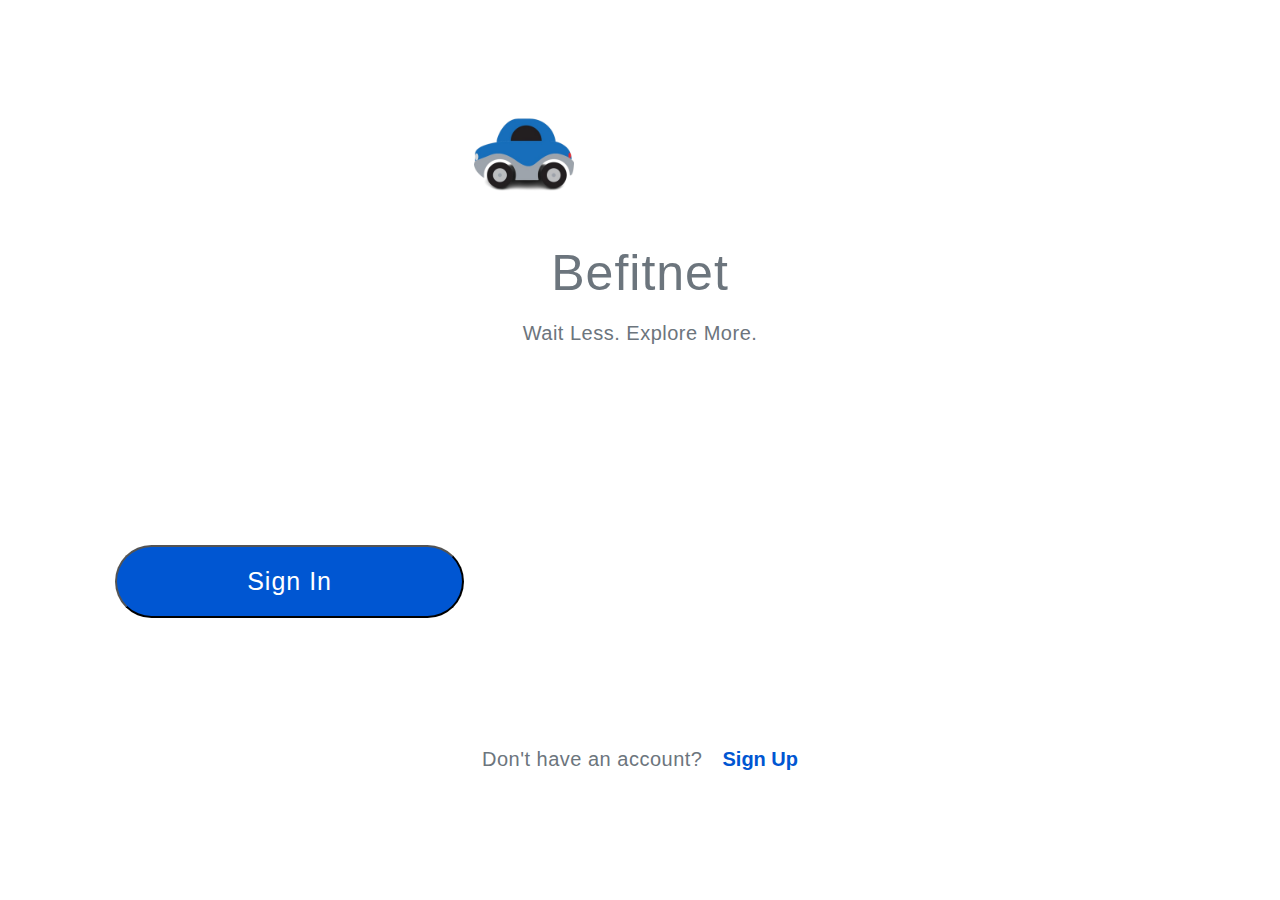
<file: index.html>
<!DOCTYPE html>
<html lang="en">
<head>
    <meta charset="UTF-8">
    <meta name="viewport" content="width=device-width, initial-scale=1.0">
    <link rel="icon" href="/img/logo.png">
    <title>Befitnet</title>
    <link rel="stylesheet" href="styles.css">
</head>
<body>
    <div class="container">
        <img class="img" src="img/logo.png" alt="logo">
        <h1 class="title">Befitnet</h1>
        <p class="p1">Wait Less. Explore More.</p>

        <button class="btn" onclick="window.location.href='signIn.html'">Sign In</button>
        <div class="cir"></div>

        <div class="flex">
            <p class="p2">Don't have an account?</p>
            <button class="btn2" onclick="window.location.href='signUp.html'">Sign Up</button>
        </div>
    </div>
</body>
</html>
</file>
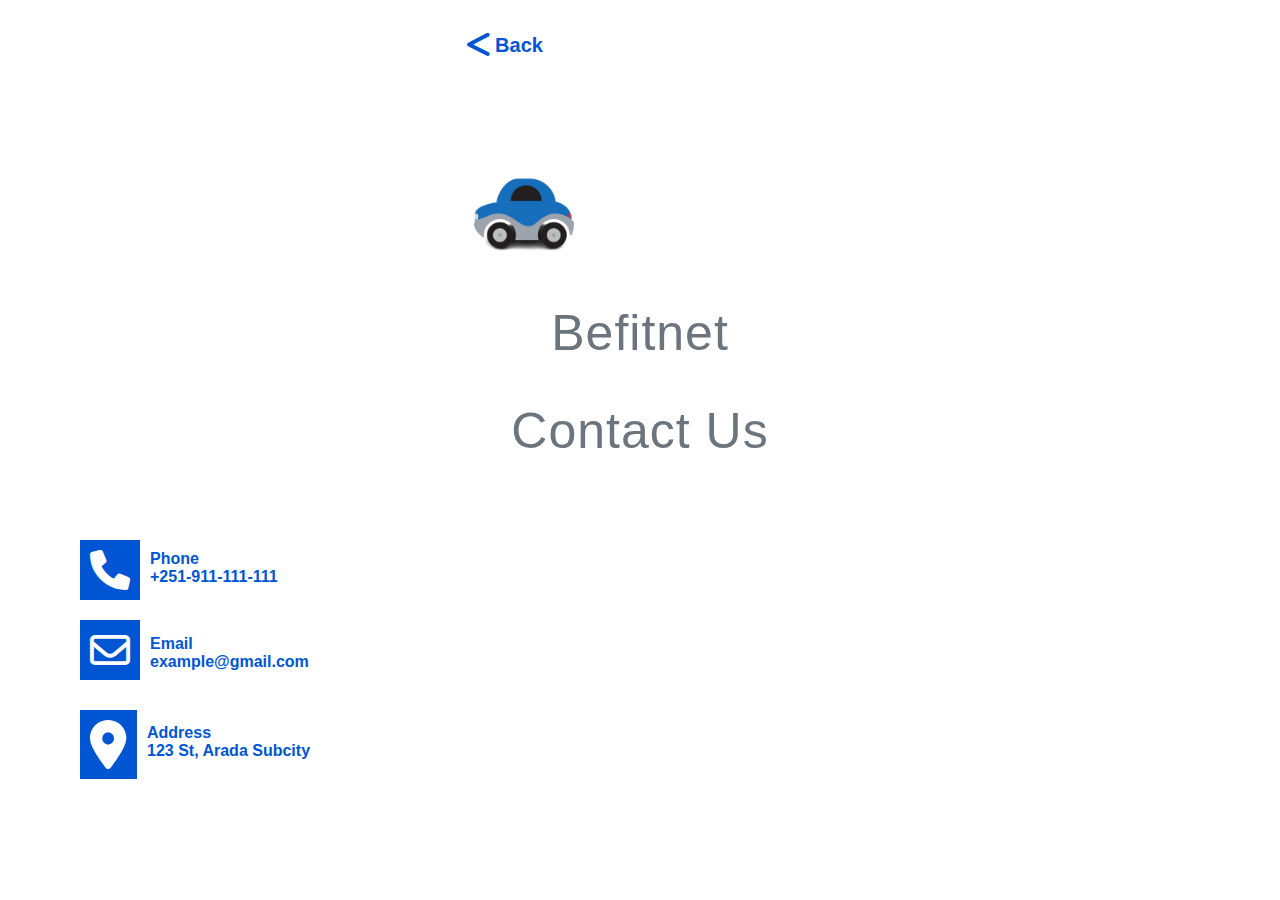
<file: contact.html>
<!DOCTYPE html>
<html lang="en">
<head>
    <meta charset="UTF-8">
    <meta name="viewport" content="width=device-width, initial-scale=1.0">
    <link rel="icon" href="/img/logo.png">
    <title>Befitnet</title>
    <link rel="stylesheet" href="styles.css">
    <link rel="stylesheet" href="https://cdnjs.cloudflare.com/ajax/libs/font-awesome/6.0.0-beta3/css/all.min.css">
</head>
<body>
    <div class="container">
        <div class="top to">
            <i class="fa-solid fa-less-than"></i>
            <p class="p4" onclick="window.location.href='main.html'">Back</p>
        </div>

        <img class="img" src="img/logo.png" alt="logo">
        <h1 class="title">Befitnet</h1>
        <h3 class="contact">Contact Us</h3>
    </div>

    <div class="y">
    <div class="f">
        <i class="fa-solid fa-phone icon"></i>
        <div class="inside">
            <p class="same ye">Phone</p>
            <p class="same">+251-911-111-111</p>
        </div>
    </div>
    <div class="f">
        <i class="fa-regular fa-envelope icon ic"></i>
        <div class="inside">
            <p class="same ye">Email</p>
            <p class="same">example@gmail.com</p>
        </div>
    </div>
    <div class="f">
        <i class="fa-solid fa-location-dot icon ico"></i>
        <div class="inside">
            <p class="same ye">Address</p>
            <p class="same">123 St, Arada Subcity</p>
        </div>
    </div>
    </div>
</body>
</html>
</file>
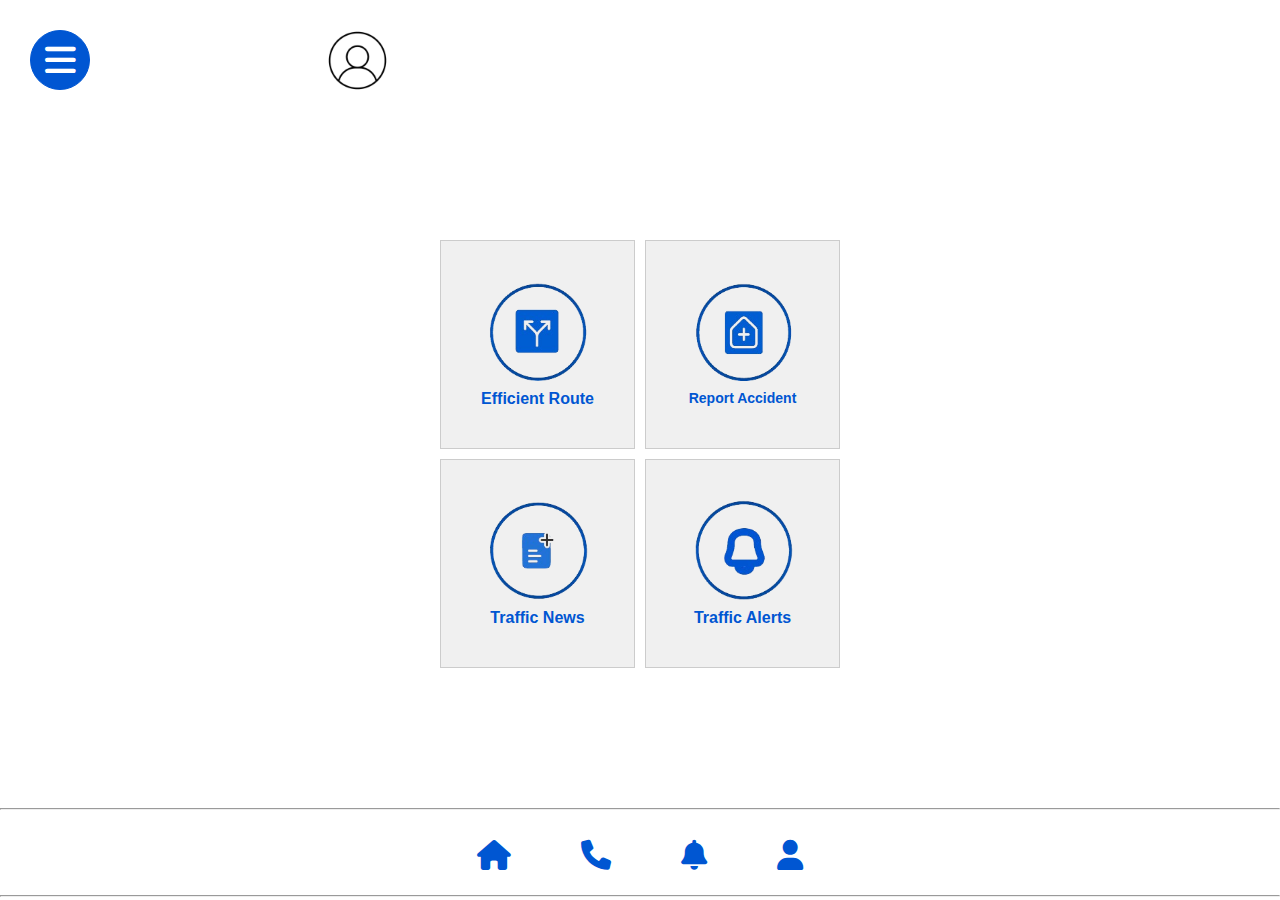
<file: main.html>
<!DOCTYPE html>
<html lang="en">
<head>
    <meta charset="UTF-8">
    <meta name="viewport" content="width=device-width, initial-scale=1.0">
    <link rel="icon" href="/img/logo.png">
    <title>Befitnet</title>
    <link rel="stylesheet" href="styles.css">
    <link rel="stylesheet" href="https://cdnjs.cloudflare.com/ajax/libs/font-awesome/6.0.0-beta3/css/all.min.css">
</head>
<body>
    <div class="container">
        <div class="hami">
            <div class="ham this">
                <i class="fa-solid fa-bars"></i>
            </div>
            <img class="imgMain" src="/img/profile.png" alt="">
        </div>

        <div class="grid-container">
            <div class="grid-item" onclick="window.location.href='taxi.html'">
                <img class="imgGrid" src="/img/one.png" alt="one">
                <p class="p5">Efficient Route</p>
            </div>
            <div class="grid-item" onclick="window.location.href='accident.html'">
                <img class="imgGrid" src="/img/two.png" alt="two">
                <p class="p5 trouble">Report Accident</p>
            </div>
            <div class="grid-item" onclick="window.location.href='posts.html'">
                <img class="imgGrid" src="/img/three.png" alt="three">
                <p class="p5">Traffic News</p>
            </div>
            <div class="grid-item">
                <img class="imgGrid" src="/img/four.png" alt="four">
                <p class="p5">Traffic Alerts</p>
            </div>
        </div>

        <hr style="color: gray; margin-top: 140px;">
        <div class="flexMain">
            <i onclick="window.location.href='index.html'" class="fa-solid fa-house"></i>
            <i onclick="window.location.href='contact.html'" class="fa-solid fa-phone"></i>
            <i class="fa-solid fa-bell"></i>
            <i class="fa-solid fa-user"></i>
        </div>
        <hr style="color: gray; margin-top: 25px;">
    </div>
</body>
</html>
</file>
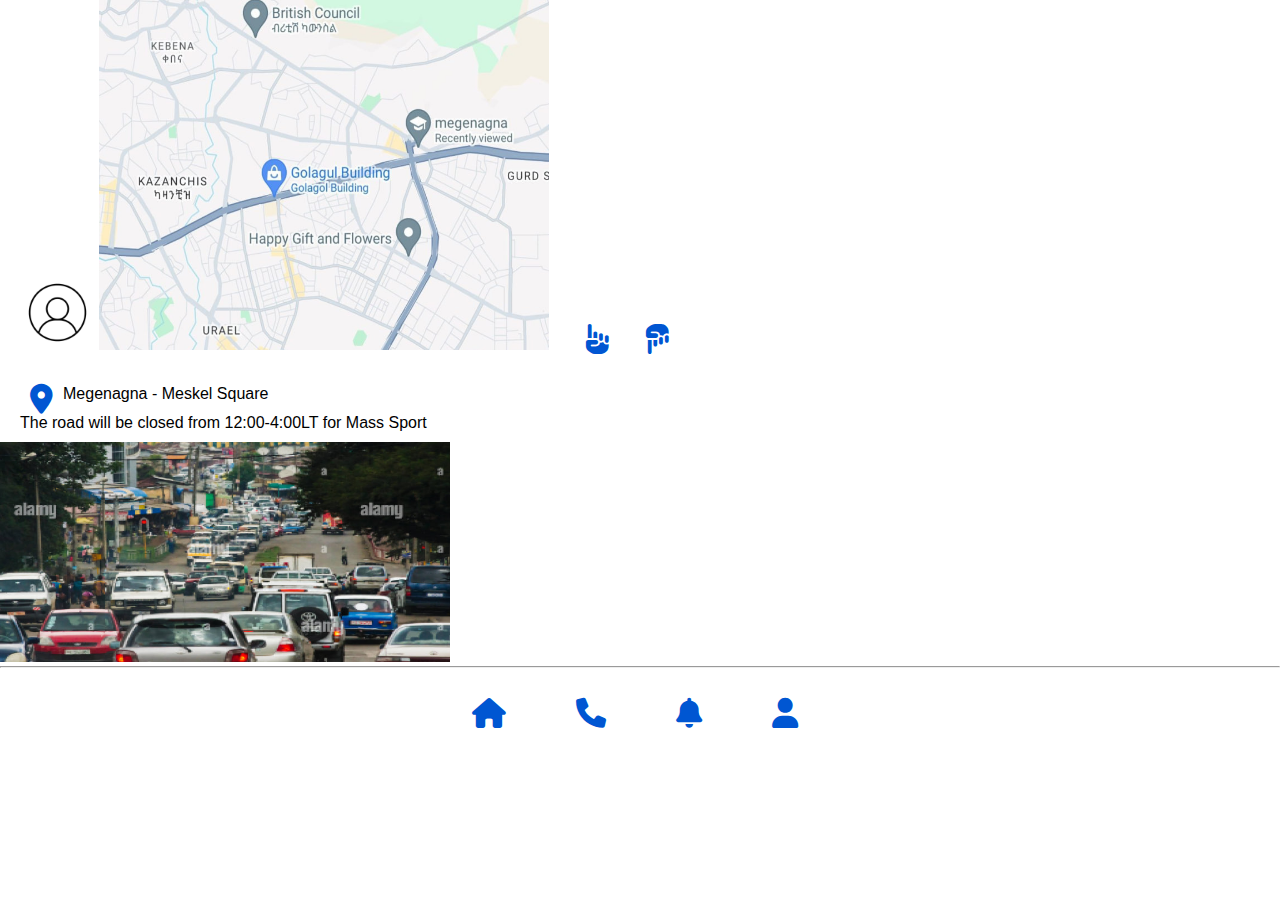
<file: posts.html>
<!DOCTYPE html>
<html lang="en">
<head>
    <meta charset="UTF-8">
    <meta name="viewport" content="width=device-width, initial-scale=1.0">
    <link rel="icon" href="/img/logo.png">
    <title>Befitnet</title>
    <link rel="stylesheet" href="styles.css">
    <link rel="stylesheet" href="https://cdnjs.cloudflare.com/ajax/libs/font-awesome/6.0.0-beta3/css/all.min.css">

    <style>
        body, html {
    overflow: hidden;
}
    </style>
</head>
<body>
    <img class="imgPosts" src="/img/profile.png" alt="">
    
    <img class="imgPosts2" src="/img/map3.jpg" alt="">

    <i class="fa-solid fa-hand-point-up"></i>
    <i class="fa-solid fa-hand-point-down"></i>

    <div class="together">
        <i class="fa-solid fa-location-dot new"></i>
        <p class="p9">Megenagna - Meskel Square</p>
    </div>
    <p class="p10">The road will be closed  from 12:00-4:00LT for 
        Mass Sport</p>
    
    <img class="imgPosts2" style="margin-top: 10px; height: 220px;" src="/img/map4.jpg" alt="">

    <hr style="color: gray;">
        <div class="flexPosts">
            <i onclick="window.location.href='index.html'" class="fa-solid fa-house"></i>
            <i onclick="window.location.href='contact.html'" class="fa-solid fa-phone"></i>
            <i class="fa-solid fa-bell"></i>
            <i class="fa-solid fa-user"></i>
        </div>
</body>
</html>
</file>
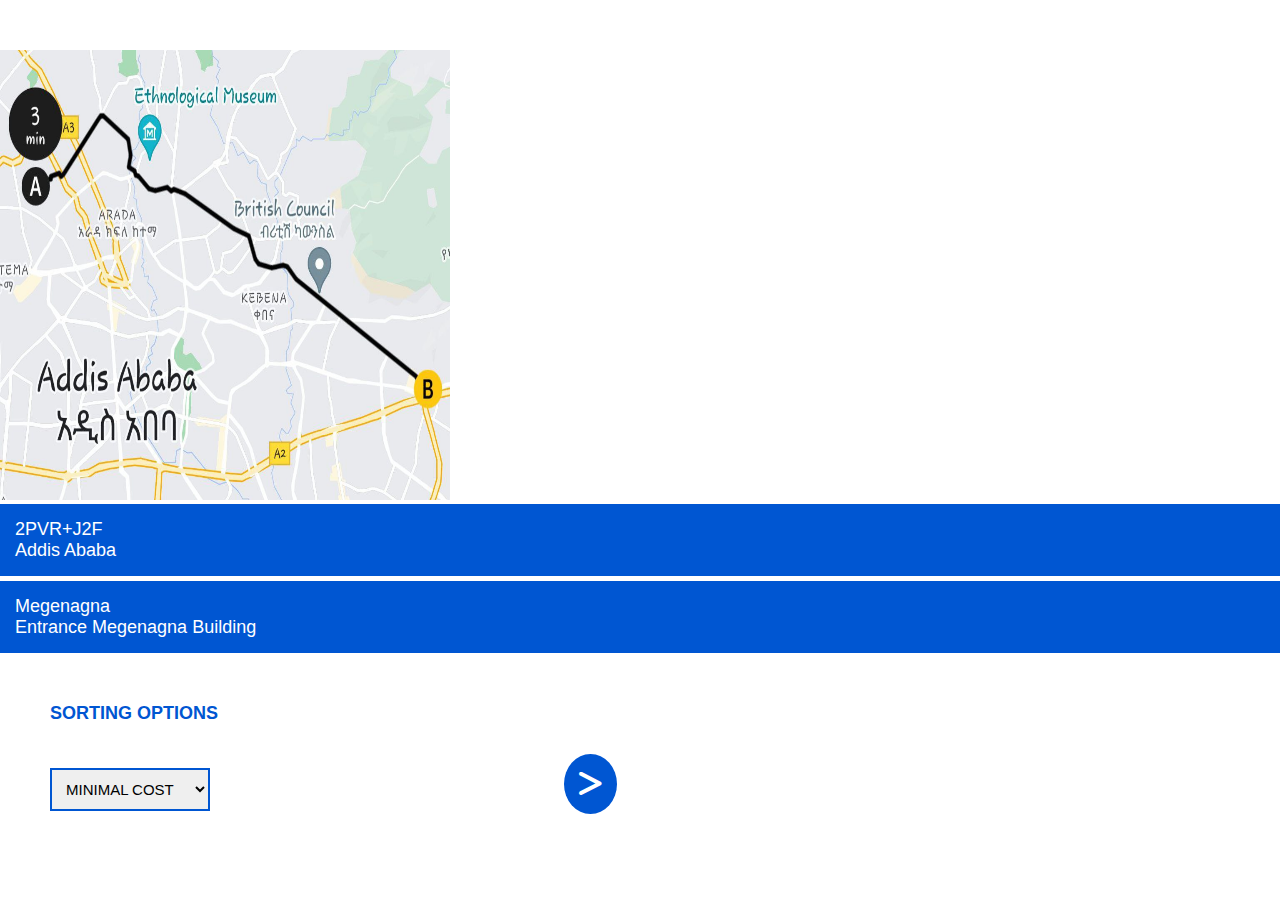
<file: routing.html>
<!DOCTYPE html>
<html lang="en">
<head>
    <meta charset="UTF-8">
    <meta name="viewport" content="width=device-width, initial-scale=1.0">
    <link rel="icon" href="/img/logo.png">
    <title>Befitnet</title>
    <link rel="stylesheet" href="styles.css">
    <link rel="stylesheet" href="https://cdnjs.cloudflare.com/ajax/libs/font-awesome/6.0.0-beta3/css/all.min.css">
</head>
<body>
    <div class="container">
    <img style="margin-top: 50px;" class="imgTaxi" src="/img/map2.jpg" alt="">
    <div class="both">
        <div class="routing">
            <p>2PVR+J2F</p>
            <p>Addis Ababa</p>
        </div>
        <div class="routing">
            <p>Megenagna</p>
            <p>Entrance Megenagna Building</p>
        </div>
    </div>

    <p class="p8">SORTING OPTIONS</p>
    <select class="options">
        <option>MINIMAL COST</option>
        <option>FASTEST ROUTE</option>
        <option>BEST DEPARTURE TIME</option>
    </select>

    <i class="fa-solid fa-greater-than taxiIcon" onclick="window.location.href='main.html'"></i>

    </div>
</body>
</html>
</file>
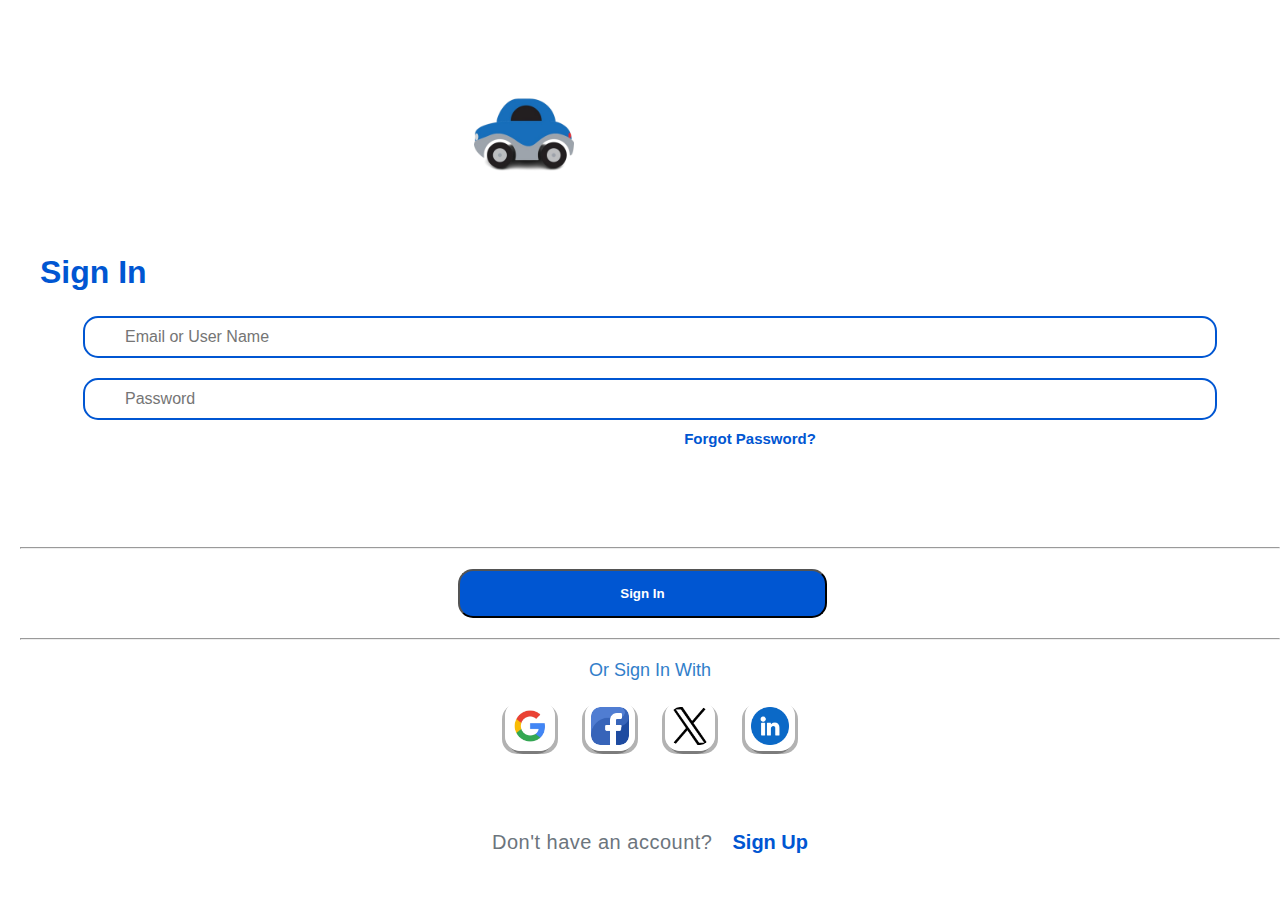
<file: signIn.html>
<!DOCTYPE html>
<html lang="en">
<head>
    <meta charset="UTF-8">
    <meta name="viewport" content="width=device-width, initial-scale=1.0">
    <link rel="icon" href="/img/logo.png">
    <title>Befitnet</title>
    <link rel="stylesheet" href="styles.css">
    <link rel="stylesheet" href="https://cdnjs.cloudflare.com/ajax/libs/font-awesome/6.0.0-beta3/css/all.min.css">
</head>
<body>
    <div class="container">
        <img class="imgIn" src="/img/logo.png" alt="logo">
        <div class="con">
            <h1 class="in">Sign In</h1>

            <form class="signin-form" action="signIn.html" method="post">
                <div class="input-container">
                    <input type="text" class="input" name="username" placeholder="Email or User Name" required>
                </div>
                <div class="input-container">
                    <input type="password" class="input" name="password" placeholder="Password" required>
                </div>

                <button class="btnPass">Forgot Password?</button>
                <hr style="color: #9747FF; width: 100%; margin-top: 100px;">
                    <button class="btnIn" type="submit" onclick="window.location.href='main.html'">Sign In</button>
                <hr style="color: #9747FF; width: 100%; margin-top: 20px; margin-bottom: 20px;">
            </form>

            <p class="p3">Or Sign In With</p>
            <div class="socials">
                <img class="soc" src="img/google.png" alt="google">
                <img class="soc" src="img/facebook.png" alt="facebook">
                <img class="soc" src="img/twitter.png" alt="twitter">
                <img class="soc" src="img/linkedin.png" alt="linkedin">
            </div>

            <div class="flex1">
                <p class="p2">Don't have an account?</p>
                <button class="btn2" onclick="window.location.href='signUp.html'">Sign Up</button>
            </div>
    </div>
    </div>
</body>
</html>
</file>
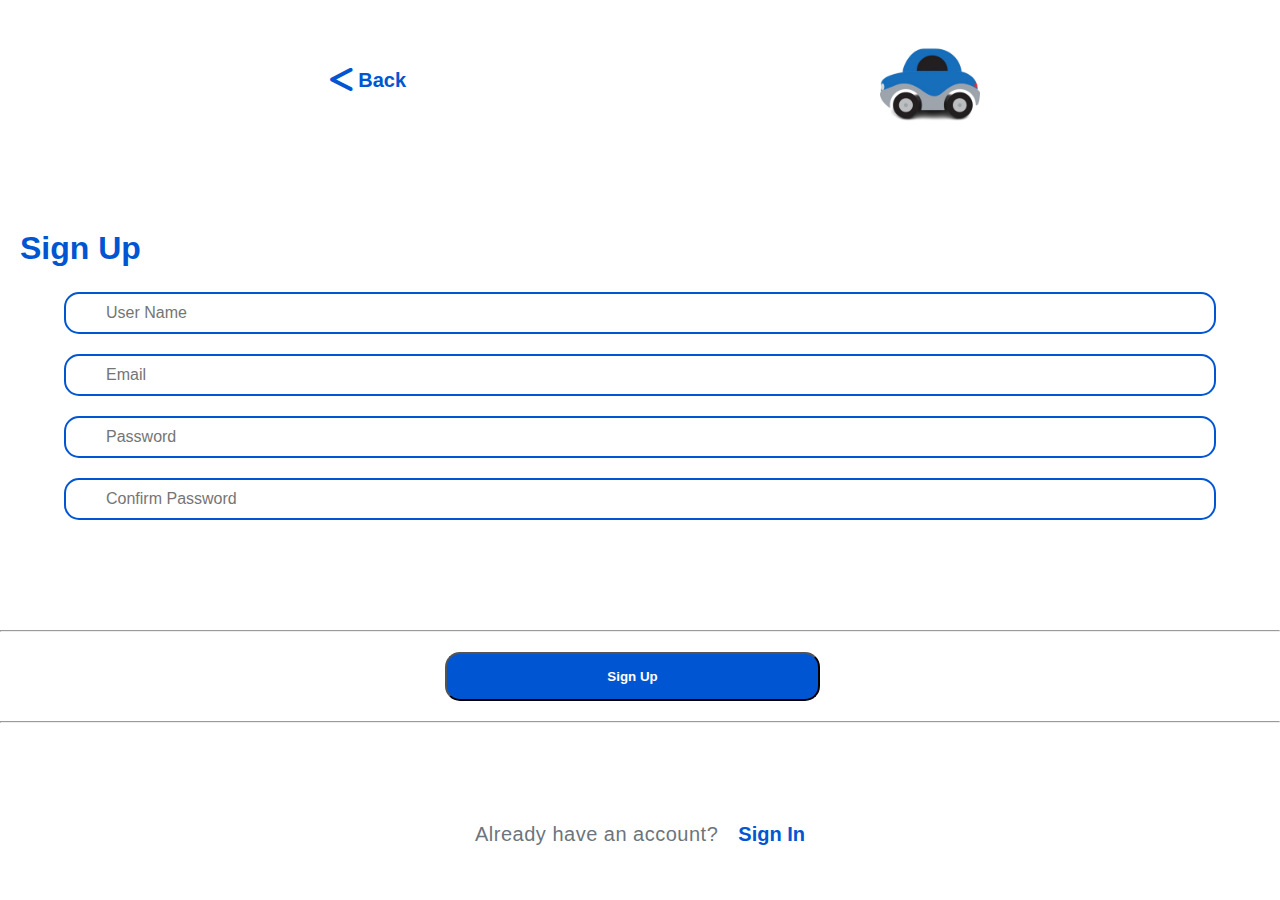
<file: signUp.html>
<!DOCTYPE html>
<html lang="en">
<head>
    <meta charset="UTF-8">
    <meta name="viewport" content="width=device-width, initial-scale=1.0">
    <link rel="icon" href="/img/logo.png">
    <title>Befitnet</title>
    <link rel="stylesheet" href="styles.css">
    <link rel="stylesheet" href="https://cdnjs.cloudflare.com/ajax/libs/font-awesome/6.0.0-beta3/css/all.min.css">
</head>
<body>
    <div class="container">
        <div class="top">
            <i class="fa-solid fa-less-than"></i>
            <p class="p4" onclick="window.location.href='index.html'">Back</p>
            <img class="imgUp" src="/img/logo.png" alt="logo">
        </div>

        <h1 class="in" style="margin-top: 100px;">Sign Up</h1>

            <form class="signin-form" action="signIn.html" method="post">
                <div class="input-container">
                    <input type="text" class="input" name="username" placeholder="User Name" required>
                </div>
                <div class="input-container">
                    <input type="text" class="input" name="username" placeholder="Email" required>
                </div>
                <div class="input-container">
                    <input type="password" class="input" name="password" placeholder="Password" required>
                </div>
                <div class="input-container">
                    <input type="password" class="input" name="password" placeholder="Confirm Password" required>
                </div>

                <hr style="color: #9747FF; width: 100%; margin-top: 100px;">
                    <button class="btnIn" type="submit" onclick="window.location.href='main.html'">Sign Up</button>
                <hr style="color: #9747FF; width: 100%; margin-top: 20px; margin-bottom: 20px;">
            </form>

            <div class="flex1">
                <p class="p2">Already have an account?</p>
                <button class="btn2" onclick="window.location.href='signIn.html'">Sign In</button>
            </div>
    </div>
</body>
</html>
</file>
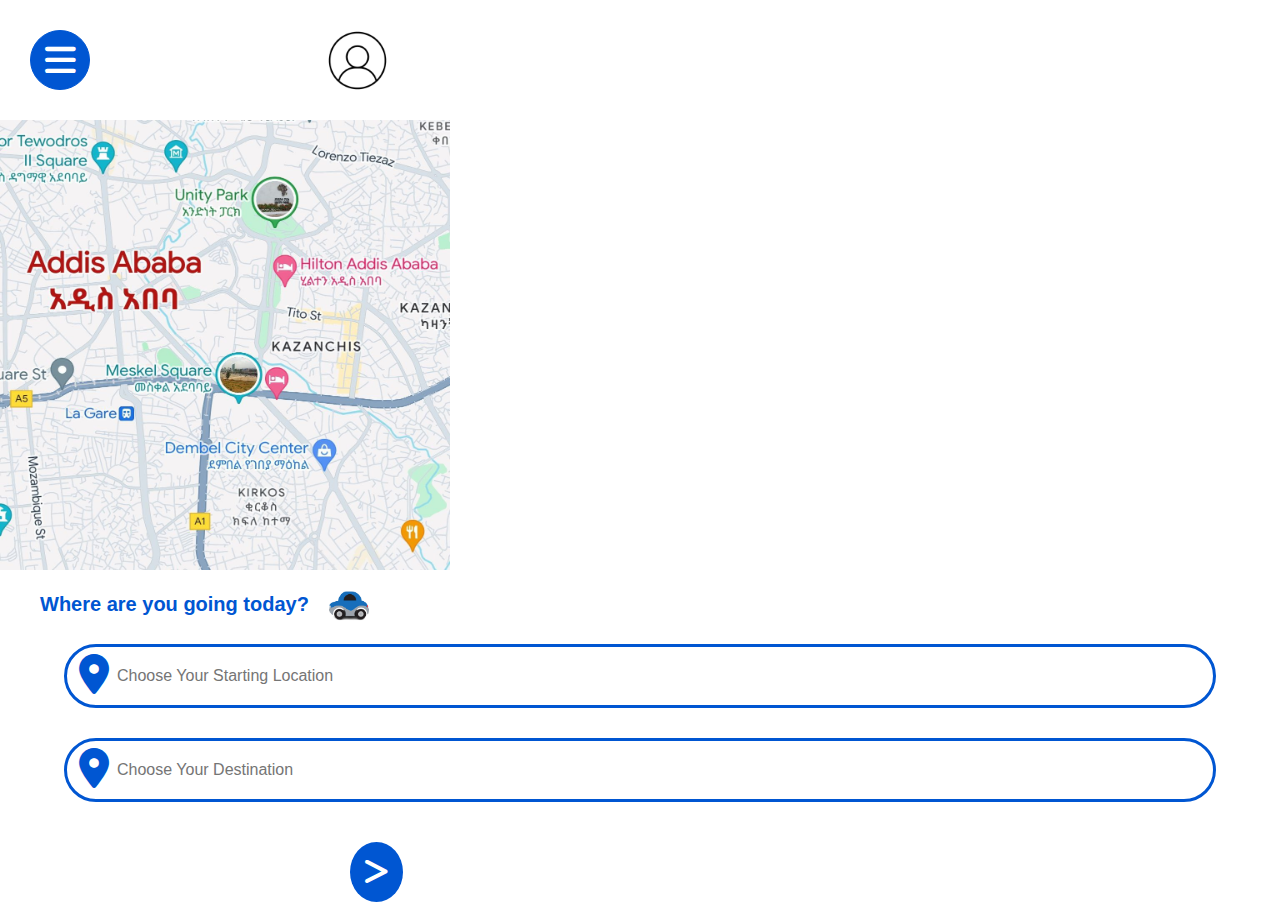
<file: taxi.html>
<!DOCTYPE html>
<html lang="en">
<head>
    <meta charset="UTF-8">
    <meta name="viewport" content="width=device-width, initial-scale=1.0">
    <link rel="icon" href="/img/logo.png">
    <title>Befitnet</title>
    <link rel="stylesheet" href="styles.css">
    <link rel="stylesheet" href="https://cdnjs.cloudflare.com/ajax/libs/font-awesome/6.0.0-beta3/css/all.min.css">
</head>
<body>
    <div class="container">
        <div class="hami">
            <div class="ham">
                <i class="fa-solid fa-bars"></i>
            </div>
            <img class="imgMain" src="/img/profile.png" alt="">
        </div>

        <img class="imgTaxi" src="/img/map.jpg" alt="">

        <div class="flexTaxi">
            <p class="p7">Where are you going today?</p>
            <img class="imgTaxi1" src="img/logo.png" alt="">
        </div>

        <form id="upload-form" class="signin-form1" action="signIn.html" method="post">
            <div class="input-container1 hope">
                <i class="fa-solid fa-location-dot input-icon1 sad"></i>
                <input type="text" class="input1" name="username" placeholder="Choose Your Starting Location" required>
            </div>
        </form>

        <form id="upload-form" class="signin-form1" action="signIn.html" method="post">
            <div class="input-container1 hope">
                <i class="fa-solid fa-location-dot input-icon1 sad"></i>
                <input type="text" class="input1" name="username" placeholder="Choose Your Destination" required>
            </div>
        </form>

        <i class="fa-solid fa-greater-than taxiIcon" onclick="window.location.href='routing.html'"></i>
    </div>
</body>
</html>
</file>
<file: styles.css>
* {
    margin: 0;
    padding: 0;
    box-sizing: border-box;
    font-family: 'Poppins', sans-serif;
}

.img {
    width: 100px;
    height: 100px;
    margin-left: 37%;
    margin-top: 100px;
}

.title {
    color: #6C757D;
    font-weight: 400;
    letter-spacing: 1px;
    font-size: 50px;
    display: flex;
    justify-content: center;
    padding-top: 40px;
}

.p1 {
    color: #6C757D;
    display: flex;
    justify-content: center;
    padding-top: 20px;
    font-size: 20px;
    letter-spacing: 0.5px;
}

.btn {
    margin-top: 200px;
    margin-left: 9%;
    background-color: #0056D2;
    color: #fff;
    padding: 20px 130px;
    border-radius: 50px;
    font-size: 25px;
    letter-spacing: 1px;
}

.btn:hover {
    cursor: pointer;
}

.cir {
    width: 50px;
    height: 50px;
    border-radius: 50%;
    background-color: #fff;
    position: absolute;
    top: calc(605px - 50px);
    left: 50%;
    transform: translateX(-300%);
    z-index: 0;
}

.btn2 {
    border: none;
    background-color: #fff;
    color: #0056D2;
    font-weight: bold;
    font-size: 20px;
}

.btn2:hover {
    cursor: pointer;
}

.p2 {
    color: #6C757D;
    display: flex;
    justify-content: center;
    font-size: 20px;
    letter-spacing: 0.5px;
}

.flex {
    padding-top: 130px;
    display: flex;
    align-items: center;
    justify-content: center;
    gap: 20px;
}

.imgIn {
    width: 100px;
    height: 100px;
    margin-left: 37%;
    margin-top: 80px;
}

.in {
    font-weight: 700;
    color: #0056D2;
    margin-left: 20px;
}

.con {
    padding-top: 70px;
    padding-left: 20px;
}

.signin-form {
    margin-top: 15px;
    display: flex;
    flex-direction: column;
    align-items: center;
    justify-content: center;
}

.input-container {
    position: relative;
    width: 90%;
    margin: 10px 0;
}

.input-icon {
    position: absolute;
    left: 10px;
    top: 50%;
    transform: translateY(-50%);
    color: #0056D2;
}

.input {
    width: 100%;
    padding: 10px 10px 10px 40px;
    border: 2px solid #0056D2;
    border-radius: 15px;
    font-size: 16px;
}

.input:focus {
    outline: none;
}

.btnIn {
    margin-top: 20px;
    padding: 15px 160px;
    font-weight: 700;
    color: #fff;
    background-color: #0056D2;
    margin-left: -15px;
    border-radius: 15px;
}

.btnPass {
    color: #0056D2;
    border: none;
    background-color: #fff;
    margin-left: 200px;
    font-weight: 800;
    font-size: 15px;
}

.p3 {
    display: flex;
    justify-content: center;
    color: #317ECA;
    font-size: 18px;
}

.socials {
    display: flex;
    align-items: center;
    justify-content: center;
    gap: 30px;
    margin-top: 20px;
}

.soc {
    border: 1px solid #fff;
    padding: 5px;
    width: 50px;
    height: 50px;
    border-radius: 15px;
    box-shadow: 
        3px 3px 0 0 rgba(0, 0, 0, 0.3), 
        -3px 3px 0 0 rgba(0, 0, 0, 0.3); 
}

.flex1 {
    padding-top: 80px;
    display: flex;
    align-items: center;
    justify-content: center;
    gap: 20px;
}

.top {
    display: flex;
    align-items: center;
    justify-content: center;
    color: #0056D2;
}

.imgUp {
    width: 100px;
    height: 100px;
    margin-left: 37%;
    margin-top: 30px;
}

.fa-solid, .p4 {
    margin-top: 30px;
}

.p4 {
    font-size: 20px;
    font-weight: bold;
    padding-left: 5px;
}

.ham {
    background-color: #0056D2;
    display: flex;
    align-items: center;
    justify-content: center;
    border: 1px solid #0056D2;
    border-radius: 50%;
    width: 60px; 
    height: 60px; 
    margin: 30px;
}

.ham i {
    margin-top: -1px;
    font-size: 35px; 
    color: #fff;
    margin-right: 30px;
}

.hami {
    display: flex;
    align-items: center;
}

.imgMain {
    margin-left: 200px;
    width: 75px;
    height: 75px;
}

.grid-container {
    padding-top: 120px;
    display: grid;
    grid-template-columns: 1fr 1fr; 
    grid-template-rows: 1fr 1fr; 
    gap: 10px; 
    max-width: 400px; 
    margin: 0 auto; 
}

.grid-item {
    background-color: #f0f0f0;
    border: 1px solid #ccc;
    padding: 40px;
    text-align: center;
}

.imgGrid {
    width: 100px;
    height: 100px;
}

.p5 {
    color: #0056D2;
    font-weight: bold;
    padding-top: 5px;
}

.trouble {
    font-size: 14px;
}

.flexMain {
    display: flex;
    align-items: center;
    justify-content: center;
    gap: 40px;
    margin-right: 30px;
}

.flexMain i {
    color: #0056D2;
    font-size: 30px;
}

.p6 {   
    font-size: 25px;
    margin-left: 20px;
    font-weight: 800;
    margin-top: 20px;
}

.imgAcc {
    width: 50px;
    height: 50px;
    margin-left: 15%;
    margin-top: 20px;
}

.sad {
    font-size: 40px;
}

.signin-form1 {
    margin-top: 10px;
    display: flex;
    flex-direction: column;
    align-items: center;
    justify-content: center;
}

.input-container1 {
    position: relative;
    width: 90%;
    margin: 10px 0;
    border-radius: 50px;
}

.input-icon1 {
    margin-left: 5px;
    position: absolute;
    left: 10px;
    top: 50%;
    transform: translateY(-130%);
    color: #0056D2;
}

.input1 {
    width: 100%;
    padding: 20px 20px 20px 50px;
    border: 3px solid #0056D2;
    border-radius: 50px;
    font-size: 16px;
}

.input1:focus {
    outline: none;
}

.upload-container {
    max-width: 400px;
    margin: 10px auto;
    padding: 60px;
    border: 2px dotted #0056D2;
    text-align: center;
}
.upload-container img {
    max-width: 100%;
    margin-bottom: 10px;
}
.upload-container p {
    margin: 10px 0;
}

.fas {
    color: #0056D2;
    margin-top: 70px;
}

.toggle-container {
    display: flex;
    align-items: center;
    justify-content: center;
    gap: 10px;
    margin-bottom: 30px;
}

.btnAcc {
    margin-top: 20px;
    padding: 18px 160px;
    font-weight: 700;
    color: #fff;
    background-color: #0056D2;
    margin-left: 22px;
    border-radius: 15px;
}

.upload-container {
    background-image: url('/img/default-background.jpg');
    background-size: contain;
    background-repeat: no-repeat;
    background-position: center;
    padding: 20px;
    text-align: center;
    min-height: 300px; 
}

.upload-info {
    display: block;
    margin-bottom: 10px;
}

.hidden {
    display: none !important; 
}

.contact {
    color: #6C757D;
    font-weight: 400;
    letter-spacing: 1px;
    font-size: 50px;
    display: flex;
    justify-content: center;
    padding-top: 40px;
}

.y {
    margin-top: 50px;
}
.f {
    display: flex;
    align-items: center;
    margin-left: 50px;
    gap: 10px;
}

.icon {
    background-color: #0056D2;
    font-size: 40px;
    color: #fff;
    padding: 10px;
}

.same {
    color: #0056D2;
    font-weight: bold;
}

.ye {
    margin-top: 25px;
}

.to {
    margin-right: 300px;
}

.ic {
    margin-top: 20px;
}

.ico {
    font-size: 49px;
}

.imgTaxi {
    width: 450px;
    height: 450px;
}

.flexTaxi {
    display: flex;
    align-items: center;
    gap: 20px;
    margin-top: 10px;
}

.p7 {
    margin-left: 40px;
    color: #0056D2;
    font-size: 20px;
    font-weight: 700;
}

.imgTaxi1 {
    width: 40px;
    height: 40px;
}

.taxiIcon {
    border-radius: 50%;
    padding: 15px;
    background-color: #0056D2;
    color: #fff;
    margin-left: 350px;
}

.both {
    display: flex;
    flex-direction: column;
    gap: 5px;
}

.routing {
    background-color: #0056D2;
    padding: 15px;
    color: #fff;
    font-size: 18px;
}

.p8 {
    margin: 50px 0 0 50px;
    color: #0056D2;
    font-weight: 700;
    font-size: 18px;
}

.options {
    margin: 10px 0 0 50px;
}

select {
    width: 10rem;
    border: #0056D2 2px solid;
    padding: 10px;
    font-size: 15px;
}
 
select>option {
    background-color: #0056D2;
}

.imgPosts {
    margin-left: 20px;
    width: 75px;
    height: 75px;
}

.imgPosts2 {
    width: 450px;
    height: 350px;
}

i {
    color: #0056D2;
    margin-left: 30px;
    font-size: 30px;
}

.together {
    display: flex;
    align-items: center;
}

.p9 {
    margin-top: 20px;
    margin-left: 10px;
}

.new {
    font-size: 30px;
}

.p10 {
    margin-left: 20px;
}

.flexPosts {
    display: flex;
    align-items: center;
    justify-content: center;
    gap: 40px;
    margin-right: 40px;
}
</file>
